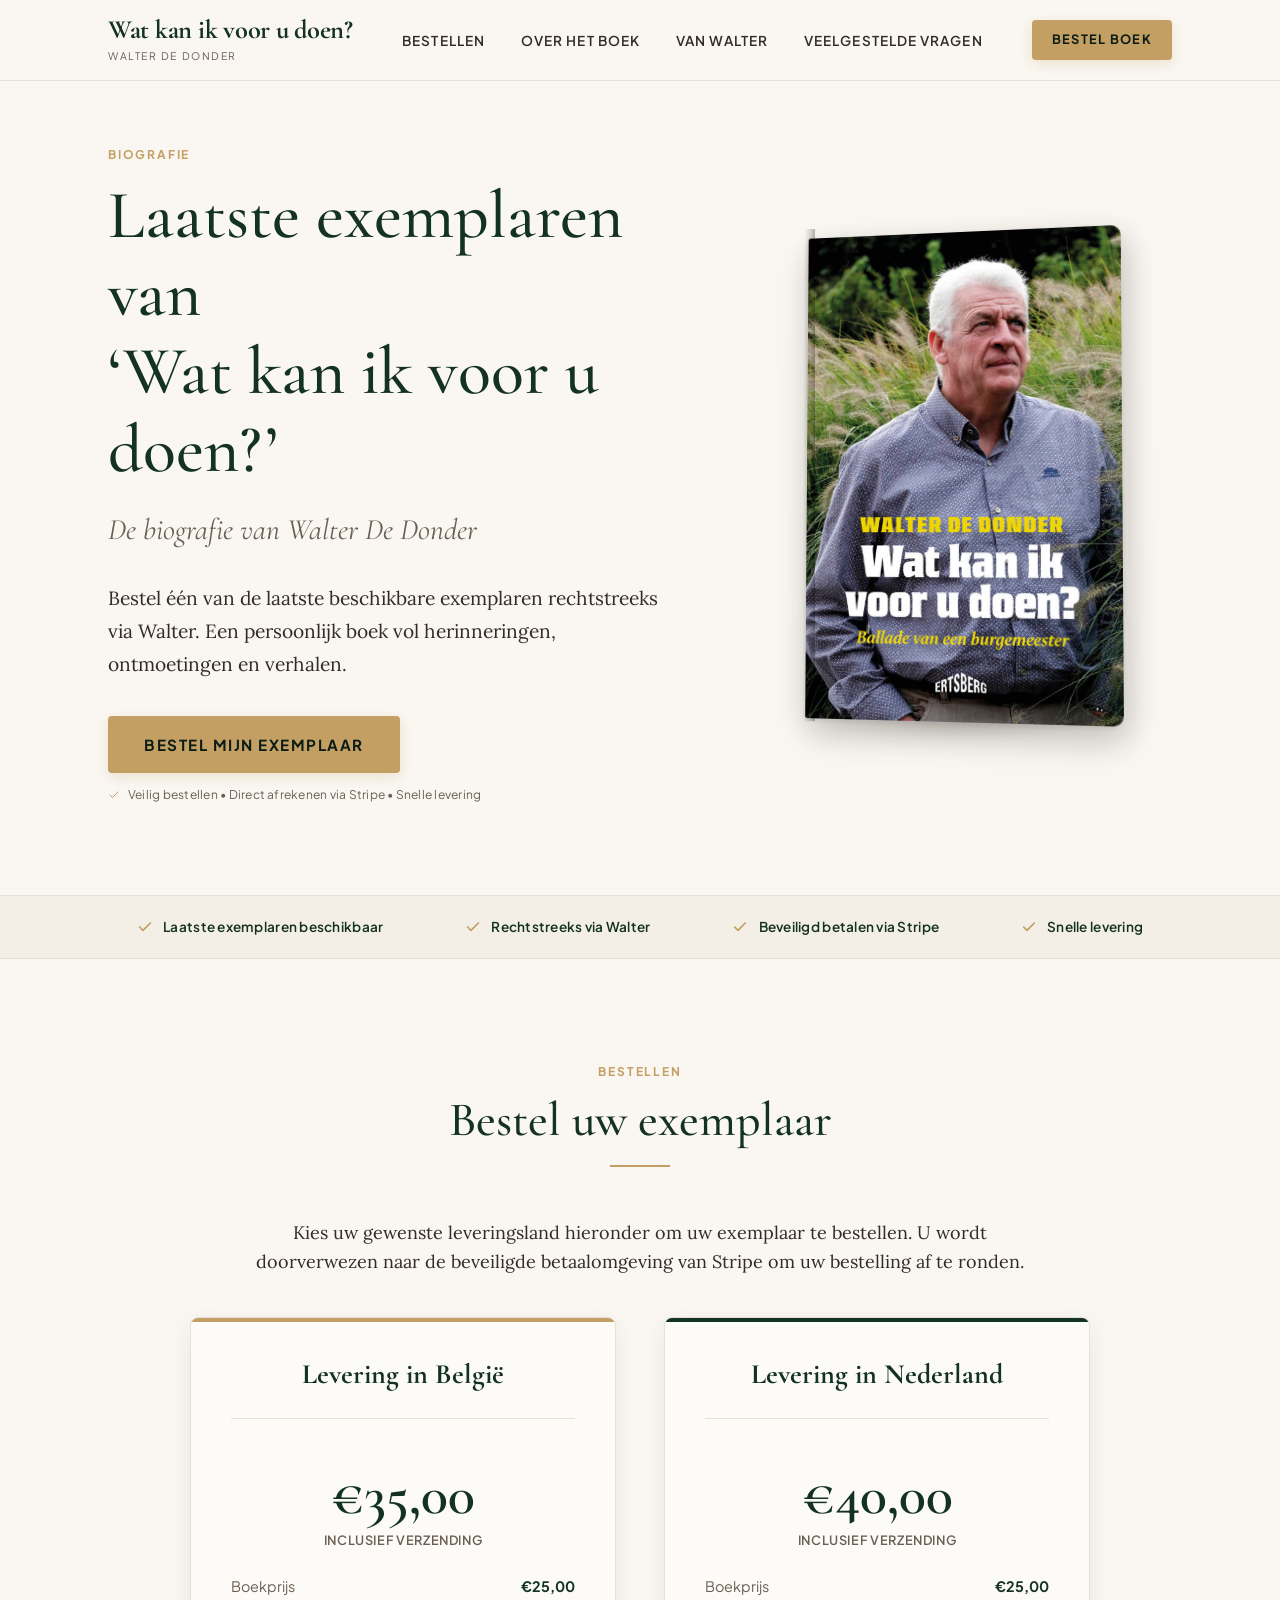
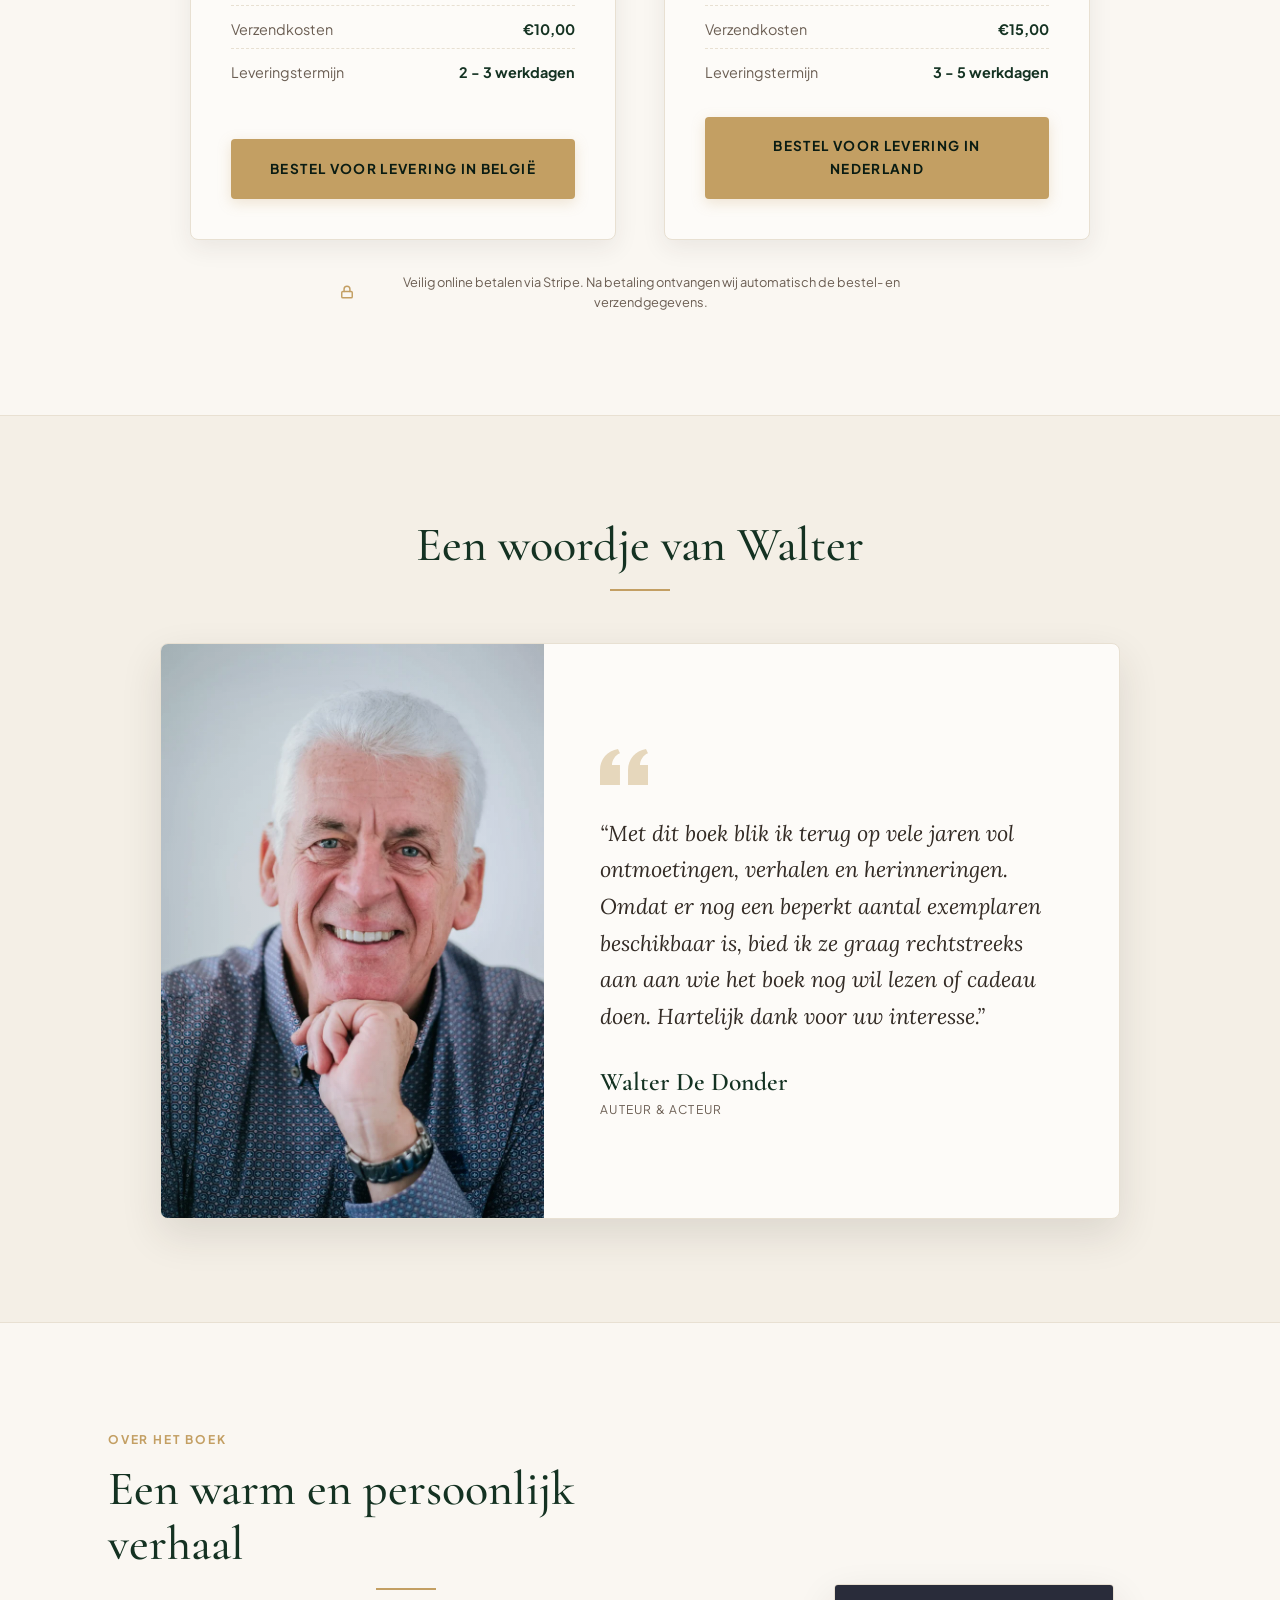
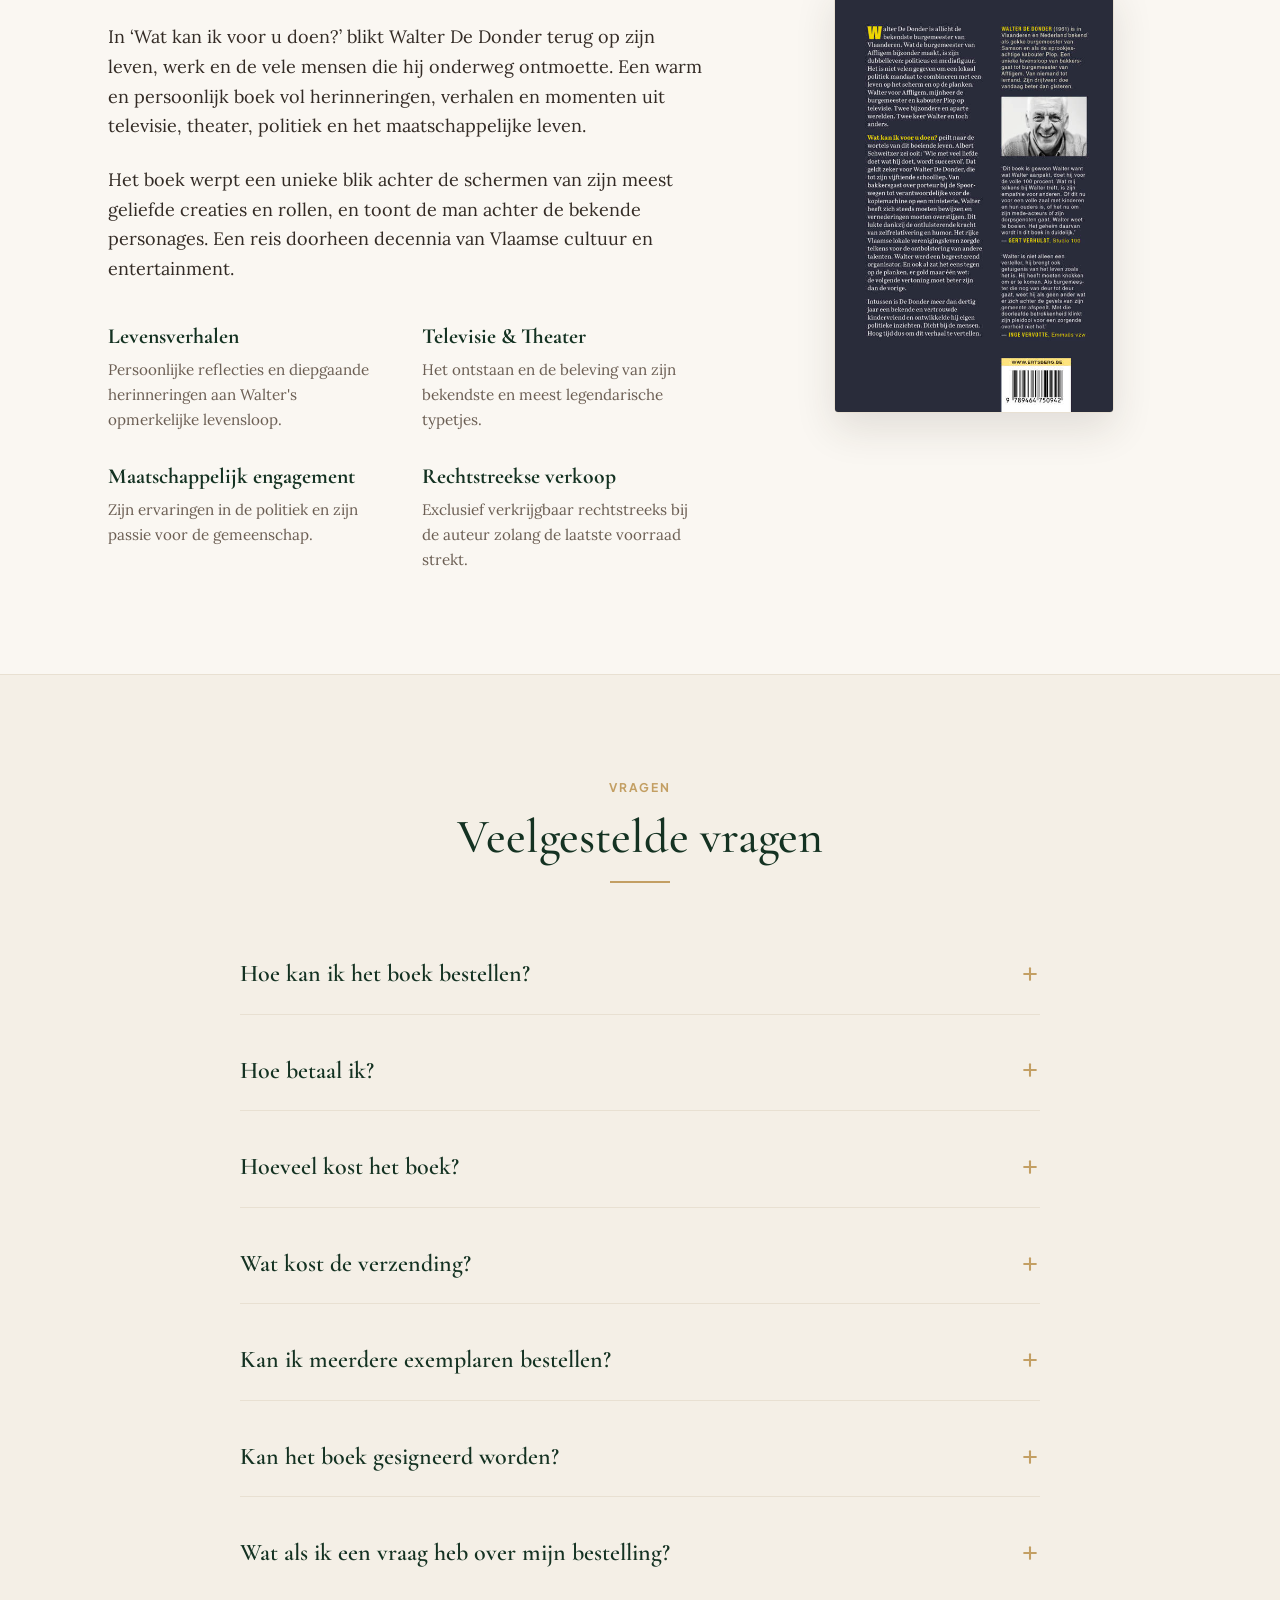
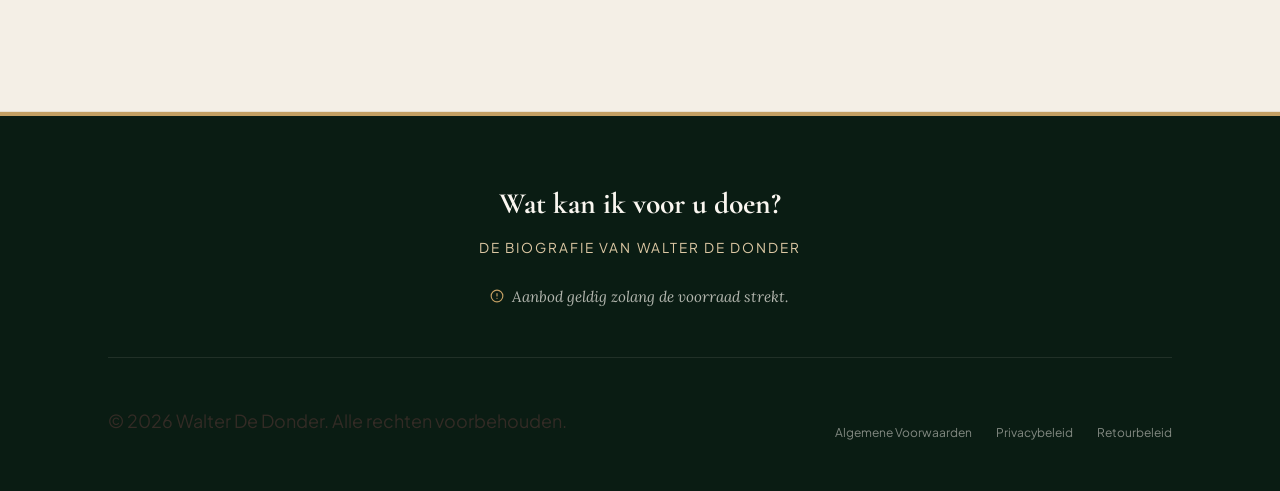
<file: index.html>
<!DOCTYPE html>
<html lang="nl">
<head>
  <meta charset="UTF-8">
  <meta name="viewport" content="width=device-width, initial-scale=1.0">
  <meta name="description" content="Bestel de officiële biografie van Walter De Donder rechtstreeks. Betaal veilig en snel online via Stripe. Beperkte oplage.">
  <title>Wat kan ik voor u doen? - Biografie Walter De Donder</title>
  
  <!-- Open Graph / Facebook -->
  <meta property="og:type" content="website">
  <meta property="og:url" content="https://watkanikvoorudoen.be/">
  <meta property="og:title" content="Wat kan ik voor u doen? - Biografie Walter De Donder">
  <meta property="og:description" content="Bestel de officiële biografie van Walter De Donder rechtstreeks. Een warm, persoonlijk boek vol verhalen.">
  <meta property="og:image" content="./front-medium-1325464744.jpg">

  <!-- Twitter -->
  <meta property="twitter:card" content="summary_large_image">
  <meta property="twitter:title" content="Wat kan ik voor u doen? - Biografie Walter De Donder">
  <meta property="twitter:description" content="Bestel de officiële biografie van Walter De Donder rechtstreeks. Een warm, persoonlijk boek vol verhalen.">
  <meta property="twitter:image" content="./front-medium-1325464744.jpg">

  <link rel="icon" type="image/png" href="favicon.png">
  <link rel="stylesheet" href="styles.css">
</head>
<body>

  <!-- 1. Header Section -->
  <header class="header-wrapper">
    <div class="container header-container">
      <a href="#" class="logo-link" aria-label="Homepagina">
        <span class="logo-title">Wat kan ik voor u doen?</span>
        <span class="logo-subtitle">Walter De Donder</span>
      </a>
      
      <nav aria-label="Hoofdnavigatie">
        <ul class="nav-links">
          <li><a href="#bestellen" class="nav-link">Bestellen</a></li>
          <li><a href="#over-het-boek" class="nav-link">Over het boek</a></li>
          <li><a href="#woord-van-walter" class="nav-link">Van Walter</a></li>
          <li><a href="#faq" class="nav-link">Veelgestelde vragen</a></li>
        </ul>
      </nav>

      <div class="header-actions">
        <a href="#bestellen" class="btn-gold btn-small">Bestel Boek</a>
        <button class="mobile-nav-toggle" aria-label="Open menu" aria-expanded="false">
          <!-- Hamburger icon -->
          <svg viewBox="0 0 24 24" fill="none" stroke="currentColor" stroke-width="2" stroke-linecap="round" stroke-linejoin="round">
            <line x1="3" y1="12" x2="21" y2="12"></line>
            <line x1="3" y1="6" x2="21" y2="6"></line>
            <line x1="3" y1="18" x2="21" y2="18"></line>
          </svg>
        </button>
      </div>
    </div>
  </header>

  <main>
    <!-- 2. Hero Section -->
    <section class="section hero-section">
      <div class="container hero-grid">
        <div class="hero-content">
          <span class="uppercase-badge">Biografie</span>
          <h1 class="hero-title">Laatste exemplaren van <br><span class="text-green">‘Wat kan ik voor u doen?’</span></h1>
          <p class="hero-subtitle">De biografie van Walter De Donder</p>
          <p class="hero-text">
            Bestel één van de laatste beschikbare exemplaren rechtstreeks via Walter. Een persoonlijk boek vol herinneringen, ontmoetingen en verhalen.
          </p>
          <div class="hero-cta-group">
            <a href="#bestellen" class="btn-gold">Bestel mijn exemplaar</a>
            <div class="hero-small-print">
              <!-- Checkmark Icon -->
              <svg width="12" height="12" viewBox="0 0 24 24" fill="none" stroke="currentColor" stroke-width="2" stroke-linecap="round" stroke-linejoin="round" style="color: var(--gold-primary);">
                <polyline points="20 6 9 17 4 12"></polyline>
              </svg>
              <span>Veilig bestellen • Direct afrekenen via Stripe • Snelle levering</span>
            </div>
          </div>
        </div>
        
        <div class="hero-visual">
          <div class="book-mockup-wrapper">
            <div class="book-spine-effect"></div>
            <img src="./front-medium-1325464744.jpg" alt="Voorkant van het boek 'Wat kan ik voor u doen?' door Walter De Donder" class="book-3d" loading="eager">
            <div class="book-shadow"></div>
          </div>
        </div>
      </div>
    </section>

    <!-- 3. Compact Trust Bar -->
    <section class="trust-bar" aria-label="Voordelen">
      <div class="container trust-bar-container">
        <div class="trust-item">
          <svg class="trust-icon" viewBox="0 0 24 24" fill="none" stroke="currentColor" stroke-width="2.5" stroke-linecap="round" stroke-linejoin="round">
            <polyline points="20 6 9 17 4 12"></polyline>
          </svg>
          <span>Laatste exemplaren beschikbaar</span>
        </div>
        <div class="trust-item">
          <svg class="trust-icon" viewBox="0 0 24 24" fill="none" stroke="currentColor" stroke-width="2.5" stroke-linecap="round" stroke-linejoin="round">
            <polyline points="20 6 9 17 4 12"></polyline>
          </svg>
          <span>Rechtstreeks via Walter</span>
        </div>
        <div class="trust-item">
          <svg class="trust-icon" viewBox="0 0 24 24" fill="none" stroke="currentColor" stroke-width="2.5" stroke-linecap="round" stroke-linejoin="round">
            <polyline points="20 6 9 17 4 12"></polyline>
          </svg>
          <span>Beveiligd betalen via Stripe</span>
        </div>
        <div class="trust-item">
          <svg class="trust-icon" viewBox="0 0 24 24" fill="none" stroke="currentColor" stroke-width="2.5" stroke-linecap="round" stroke-linejoin="round">
            <polyline points="20 6 9 17 4 12"></polyline>
          </svg>
          <span>Snelle levering</span>
        </div>
      </div>
    </section>

    <!-- 4. Order Section -->
    <section id="bestellen" class="section">
      <div class="container">
        <span class="uppercase-badge" style="display: block; text-align: center;">Bestellen</span>
        <h2 class="section-title">Bestel uw exemplaar</h2>
        
        <div class="order-intro-box" style="max-width: 800px; margin: 0 auto 1.5rem auto; text-align: center;">
          <p class="order-intro-text">
            Kies uw gewenste leveringsland hieronder om uw exemplaar te bestellen. U wordt doorverwezen naar de beveiligde betaalomgeving van Stripe om uw bestelling af te ronden.
          </p>
        </div>

        <!-- Stripe Options Grid -->
        <div class="stripe-options-grid">
          
          <!-- Card 1: Belgium -->
          <div class="stripe-card belgium">
            <div class="stripe-card-header">
              <h3 class="stripe-card-title">Levering in België</h3>
            </div>
            
            <div class="stripe-price-container">
              <span class="stripe-price-amount">€35,00</span>
              <span class="stripe-price-label">Inclusief verzending</span>
            </div>
            
            <ul class="stripe-details-list">
              <li class="stripe-detail-item">
                <span class="stripe-detail-label">Boekprijs</span>
                <span class="stripe-detail-val">€25,00</span>
              </li>
              <li class="stripe-detail-item">
                <span class="stripe-detail-label">Verzendkosten</span>
                <span class="stripe-detail-val">€10,00</span>
              </li>
              <li class="stripe-detail-item">
                <span class="stripe-detail-label">Leveringstermijn</span>
                <span class="stripe-detail-val">2 - 3 werkdagen</span>
              </li>
            </ul>
            
            <a href="https://buy.stripe.com/8x228l8Yf2eccjp0uHenS08" class="btn-gold" target="_blank" rel="noopener noreferrer">
              Bestel voor levering in België
            </a>
          </div>

          <!-- Card 2: Netherlands -->
          <div class="stripe-card netherlands">
            <div class="stripe-card-header">
              <h3 class="stripe-card-title">Levering in Nederland</h3>
            </div>
            
            <div class="stripe-price-container">
              <span class="stripe-price-amount">€40,00</span>
              <span class="stripe-price-label">Inclusief verzending</span>
            </div>
            
            <ul class="stripe-details-list">
              <li class="stripe-detail-item">
                <span class="stripe-detail-label">Boekprijs</span>
                <span class="stripe-detail-val">€25,00</span>
              </li>
              <li class="stripe-detail-item">
                <span class="stripe-detail-label">Verzendkosten</span>
                <span class="stripe-detail-val">€15,00</span>
              </li>
              <li class="stripe-detail-item">
                <span class="stripe-detail-label">Leveringstermijn</span>
                <span class="stripe-detail-val">3 - 5 werkdagen</span>
              </li>
            </ul>
            
            <a href="https://buy.stripe.com/6oUaER6Q7g520AHelxenS09" class="btn-gold" target="_blank" rel="noopener noreferrer">
              Bestel voor levering in Nederland
            </a>
          </div>

        </div>

        <!-- Stripe Trust Note -->
        <p class="stripe-trust-note">
          <svg width="14" height="14" viewBox="0 0 24 24" fill="none" stroke="currentColor" stroke-width="2.5" stroke-linecap="round" stroke-linejoin="round">
            <rect x="3" y="11" width="18" height="11" rx="2" ry="2"></rect>
            <path d="M7 11V7a5 5 0 0 1 10 0v4"></path>
          </svg>
          <span>Veilig online betalen via Stripe. Na betaling ontvangen wij automatisch de bestel- en verzendgegevens.</span>
        </p>

      </div>
    </section>

    <!-- 5. Personal Section (Quote Card) -->
    <section id="woord-van-walter" class="section section-cream-card">
      <div class="container">
        <h2 class="section-title">Een woordje van Walter</h2>
        <div class="personal-card">
          <div class="personal-grid">
            <div class="personal-photo-wrapper">
              <img src="./Walter-De-Donder-kleur-DSCF4518-2.webp" alt="Walter De Donder glimlachend" class="personal-photo" loading="lazy">
              <div class="personal-photo-overlay"></div>
            </div>
            <div class="personal-quote-content">
              <svg class="quote-svg" viewBox="0 0 24 24" fill="currentColor">
                <path d="M14.017 21v-7.391c0-5.704 3.731-9.57 8.983-10.609l.995 2.151c-2.432.917-3.995 3.638-3.995 5.849h4v10h-9.983zm-14.017 0v-7.391c0-5.704 3.748-9.57 9-10.609l.996 2.151c-2.433.917-3.996 3.638-3.996 5.849h3.983v10h-9.983z"/>
              </svg>
              <blockquote>
                <p class="quote-text">
                  “Met dit boek blik ik terug op vele jaren vol ontmoetingen, verhalen en herinneringen. Omdat er nog een beperkt aantal exemplaren beschikbaar is, bied ik ze graag rechtstreeks aan aan wie het boek nog wil lezen of cadeau doen. Hartelijk dank voor uw interesse.”
                </p>
                <footer class="quote-signature-wrapper">
                  <span class="signature-name">Walter De Donder</span>
                  <span class="signature-title">Auteur & Acteur</span>
                </footer>
              </blockquote>
            </div>
          </div>
        </div>
      </div>
    </section>

    <!-- 6. About the Book Section -->
    <section id="over-het-boek" class="section">
      <div class="container about-grid">
        <div>
          <span class="uppercase-badge">Over het boek</span>
          <h2 class="section-title" style="text-align: left; margin-bottom: 2rem;">Een warm en persoonlijk verhaal</h2>
          <p>
            In ‘Wat kan ik voor u doen?’ blikt Walter De Donder terug op zijn leven, werk en de vele mensen die hij onderweg ontmoette. Een warm en persoonlijk boek vol herinneringen, verhalen en momenten uit televisie, theater, politiek en het maatschappelijke leven.
          </p>
          <p>
            Het boek werpt een unieke blik achter de schermen van zijn meest geliefde creaties en rollen, en toont de man achter de bekende personages. Een reis doorheen decennia van Vlaamse cultuur en entertainment.
          </p>
          
          <div class="about-features-container">
            <div class="about-feature">
              <h4>Levensverhalen</h4>
              <p>Persoonlijke reflecties en diepgaande herinneringen aan Walter's opmerkelijke levensloop.</p>
            </div>
            <div class="about-feature">
              <h4>Televisie & Theater</h4>
              <p>Het ontstaan en de beleving van zijn bekendste en meest legendarische typetjes.</p>
            </div>
            <div class="about-feature">
              <h4>Maatschappelijk engagement</h4>
              <p>Zijn ervaringen in de politiek en zijn passie voor de gemeenschap.</p>
            </div>
            <div class="about-feature">
              <h4>Rechtstreekse verkoop</h4>
              <p>Exclusief verkrijgbaar rechtstreeks bij de auteur zolang de laatste voorraad strekt.</p>
            </div>
          </div>
        </div>
        
        <div class="about-visual">
          <img src="./back-medium-2609818483.jpg" alt="Achterkant van het boek 'Wat kan ik voor u doen?' met korte samenvatting" class="book-back-mockup" loading="lazy">
        </div>
      </div>
    </section>

    <!-- 7. FAQ Section -->
    <section id="faq" class="section section-cream-card">
      <div class="container">
        <span class="uppercase-badge" style="display: block; text-align: center;">Vragen</span>
        <h2 class="section-title">Veelgestelde vragen</h2>
        
        <div class="faq-container">
          
          <div class="faq-accordion">
            <details class="faq-item">
              <summary class="faq-question">
                <span>Hoe kan ik het boek bestellen?</span>
                <svg class="faq-question-icon" viewBox="0 0 24 24" fill="none" stroke="currentColor" stroke-width="2.5" stroke-linecap="round" stroke-linejoin="round">
                  <line x1="12" y1="5" x2="12" y2="19"></line>
                  <line x1="5" y1="12" x2="19" y2="12"></line>
                </svg>
              </summary>
              <div class="faq-answer">
                <p>Kies België of Nederland in het bestelgedeelte en betaal veilig en snel online via de beveiligde checkout van Stripe.</p>
              </div>
            </details>
          </div>

          <div class="faq-accordion">
            <details class="faq-item">
              <summary class="faq-question">
                <span>Hoe betaal ik?</span>
                <svg class="faq-question-icon" viewBox="0 0 24 24" fill="none" stroke="currentColor" stroke-width="2.5" stroke-linecap="round" stroke-linejoin="round">
                  <line x1="12" y1="5" x2="12" y2="19"></line>
                  <line x1="5" y1="12" x2="19" y2="12"></line>
                </svg>
              </summary>
              <div class="faq-answer">
                <p>Je betaalt online via de beveiligde betaalpagina van Stripe met uw vertrouwde betaalmethode (Bancontact, iDEAL of creditcard).</p>
              </div>
            </details>
          </div>

          <div class="faq-accordion">
            <details class="faq-item">
              <summary class="faq-question">
                <span>Hoeveel kost het boek?</span>
                <svg class="faq-question-icon" viewBox="0 0 24 24" fill="none" stroke="currentColor" stroke-width="2.5" stroke-linecap="round" stroke-linejoin="round">
                  <line x1="12" y1="5" x2="12" y2="19"></line>
                  <line x1="5" y1="12" x2="19" y2="12"></line>
                </svg>
              </summary>
              <div class="faq-answer">
                <p>Het boek zelf kost €25,00. Met verzending erbij betaalt u een vast totaalbedrag van €35,00 voor levering in België, of €40,00 voor levering in Nederland.</p>
              </div>
            </details>
          </div>

          <div class="faq-accordion">
            <details class="faq-item">
              <summary class="faq-question">
                <span>Wat kost de verzending?</span>
                <svg class="faq-question-icon" viewBox="0 0 24 24" fill="none" stroke="currentColor" stroke-width="2.5" stroke-linecap="round" stroke-linejoin="round">
                  <line x1="12" y1="5" x2="12" y2="19"></line>
                  <line x1="5" y1="12" x2="19" y2="12"></line>
                </svg>
              </summary>
              <div class="faq-answer">
                <p>Levering in België is inbegrepen in het totaal van €35,00. Levering in Nederland is inbegrepen in het totaal van €40,00.</p>
              </div>
            </details>
          </div>

          <div class="faq-accordion">
            <details class="faq-item">
              <summary class="faq-question">
                <span>Kan ik meerdere exemplaren bestellen?</span>
                <svg class="faq-question-icon" viewBox="0 0 24 24" fill="none" stroke="currentColor" stroke-width="2.5" stroke-linecap="round" stroke-linejoin="round">
                  <line x1="12" y1="5" x2="12" y2="19"></line>
                  <line x1="5" y1="12" x2="19" y2="12"></line>
                </svg>
              </summary>
              <div class="faq-answer">
                <p>Ja. U kunt het aantal boeken eenvoudig aanpassen op de beveiligde checkout-pagina van Stripe voordat u afrekent.</p>
              </div>
            </details>
          </div>

          <div class="faq-accordion">
            <details class="faq-item">
              <summary class="faq-question">
                <span>Kan het boek gesigneerd worden?</span>
                <svg class="faq-question-icon" viewBox="0 0 24 24" fill="none" stroke="currentColor" stroke-width="2.5" stroke-linecap="round" stroke-linejoin="round">
                  <line x1="12" y1="5" x2="12" y2="19"></line>
                  <line x1="5" y1="12" x2="19" y2="12"></line>
                </svg>
              </summary>
              <div class="faq-answer">
                <p>Indien u een gesigneerd exemplaar of een specifieke boodschap wenst, kunt u dit na betaling per e-mail aan ons doorgeven (de contactgegevens vindt u op uw betaalbevestiging).</p>
              </div>
            </details>
          </div>

          <div class="faq-accordion">
            <details class="faq-item">
              <summary class="faq-question">
                <span>Wat als ik een vraag heb over mijn bestelling?</span>
                <svg class="faq-question-icon" viewBox="0 0 24 24" fill="none" stroke="currentColor" stroke-width="2.5" stroke-linecap="round" stroke-linejoin="round">
                  <line x1="12" y1="5" x2="12" y2="19"></line>
                  <line x1="5" y1="12" x2="19" y2="12"></line>
                </svg>
              </summary>
              <div class="faq-answer">
                <p>U kunt na uw betaling reageren op de bevestigingsmail die u van Stripe ontvangt, of contact opnemen via de gegevens op uw betaalbewijs. Wij helpen u graag verder.</p>
              </div>
            </details>
          </div>

        </div>
      </div>
    </section>
  </main>

  <!-- 8. Footer Section -->
  <footer class="footer">
    <div class="container">
      <div class="footer-top">
        <div class="footer-brand">
          <span class="footer-logo">Wat kan ik voor u doen?</span>
          <span class="footer-tagline">De biografie van Walter De Donder</span>
          <p class="footer-stock-note">
            <svg width="14" height="14" viewBox="0 0 24 24" fill="none" stroke="currentColor" stroke-width="2" stroke-linecap="round" stroke-linejoin="round" style="color: var(--gold-primary);">
              <circle cx="12" cy="12" r="10"></circle>
              <line x1="12" y1="8" x2="12" y2="12"></line>
              <line x1="12" y1="16" x2="12.01" y2="16"></line>
            </svg>
            <span>Aanbod geldig zolang de voorraad strekt.</span>
          </p>
        </div>
        <!-- E-mail en contact support verwijderd op verzoek -->
      </div>
      
      <div class="footer-bottom">
        <p>&copy; 2026 Walter De Donder. Alle rechten voorbehouden.</p>
        <ul class="footer-links">
          <li><a href="#" class="footer-link">Algemene Voorwaarden</a></li>
          <li><a href="#" class="footer-link">Privacybeleid</a></li>
          <li><a href="#" class="footer-link">Retourbeleid</a></li>
        </ul>
      </div>
    </div>
  </footer>

  <!-- Simple Mobile Nav Script -->
  <script>
    document.addEventListener('DOMContentLoaded', () => {
      const toggle = document.querySelector('.mobile-nav-toggle');
      const navLinks = document.querySelector('.nav-links');

      if (toggle && navLinks) {
        toggle.addEventListener('click', () => {
          const expanded = toggle.getAttribute('aria-expanded') === 'true';
          toggle.setAttribute('aria-expanded', !expanded);
          
          if (!expanded) {
            navLinks.style.display = 'flex';
            navLinks.style.flexDirection = 'column';
            navLinks.style.position = 'absolute';
            navLinks.style.top = '80px';
            navLinks.style.left = '0';
            navLinks.style.right = '0';
            navLinks.style.backgroundColor = '#FAF7F2';
            navLinks.style.borderBottom = '1px solid var(--border-soft)';
            navLinks.style.padding = '1.5rem';
            navLinks.style.gap = '1.25rem';
          } else {
            navLinks.style.display = '';
          }
        });

        // Close mobile nav when clicking a link
        navLinks.addEventListener('click', (e) => {
          if (e.target.classList.contains('nav-link')) {
            toggle.setAttribute('aria-expanded', 'false');
            if (window.innerWidth < 768) {
              navLinks.style.display = '';
            }
          }
        });

        // Handle resize reset
        window.addEventListener('resize', () => {
          if (window.innerWidth >= 768) {
            navLinks.style.display = '';
            toggle.setAttribute('aria-expanded', 'false');
          }
        });
      }
    });
  </script>

</body>
</html>
</file>
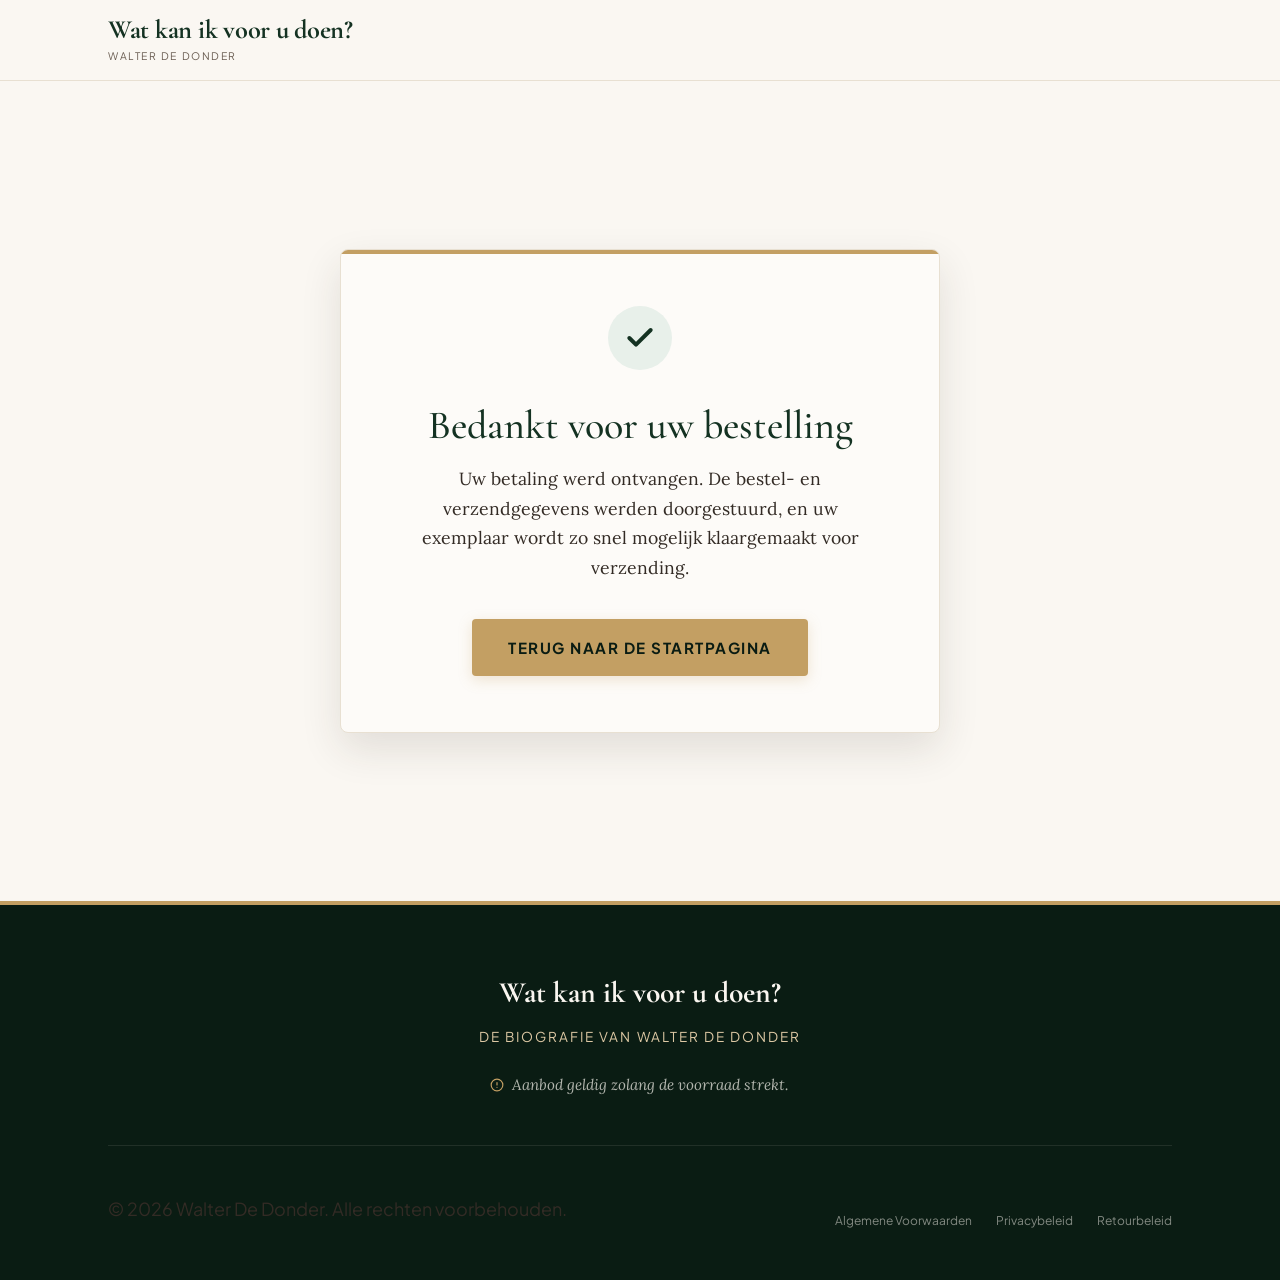
<file: bedankt.html>
<!DOCTYPE html>
<html lang="nl">
<head>
  <meta charset="UTF-8">
  <meta name="viewport" content="width=device-width, initial-scale=1.0">
  <meta name="description" content="Bedankt voor uw bestelling van de biografie van Walter De Donder.">
  <title>Bedankt voor uw bestelling - Walter De Donder</title>
  <link rel="icon" type="image/png" href="favicon.png">
  <link rel="stylesheet" href="styles.css">
</head>
<body>

  <!-- Minimal Header matching the main site (no anchor links to prevent dead links on thank-you page) -->
  <header class="header-wrapper">
    <div class="container header-container">
      <a href="index.html" class="logo-link" aria-label="Homepagina">
        <span class="logo-title">Wat kan ik voor u doen?</span>
        <span class="logo-subtitle">Walter De Donder</span>
      </a>
    </div>
  </header>

  <main>
    <section class="thankyou-wrapper">
      <div class="thankyou-card">
        <div class="thankyou-success-icon">
          <!-- Checkmark SVG Icon -->
          <svg viewBox="0 0 24 24" fill="none" stroke="currentColor" stroke-width="3" stroke-linecap="round" stroke-linejoin="round">
            <polyline points="20 6 9 17 4 12"></polyline>
          </svg>
        </div>
        
        <h1 class="thankyou-title text-green">Bedankt voor uw bestelling</h1>
        <p class="thankyou-text">
          Uw betaling werd ontvangen. De bestel- en verzendgegevens werden doorgestuurd, en uw exemplaar wordt zo snel mogelijk klaargemaakt voor verzending.
        </p>
        
        <a href="index.html" class="btn-gold">
          Terug naar de startpagina
        </a>
      </div>
    </section>
  </main>

  <!-- Footer Section -->
  <footer class="footer">
    <div class="container">
      <div class="footer-top">
        <div class="footer-brand">
          <span class="footer-logo">Wat kan ik voor u doen?</span>
          <span class="footer-tagline">De biografie van Walter De Donder</span>
          <p class="footer-stock-note">
            <svg width="14" height="14" viewBox="0 0 24 24" fill="none" stroke="currentColor" stroke-width="2" stroke-linecap="round" stroke-linejoin="round" style="color: var(--gold-primary);">
              <circle cx="12" cy="12" r="10"></circle>
              <line x1="12" y1="8" x2="12" y2="12"></line>
              <line x1="12" y1="16" x2="12.01" y2="16"></line>
            </svg>
            <span>Aanbod geldig zolang de voorraad strekt.</span>
          </p>
        </div>
        <!-- E-mail en contact support verwijderd op verzoek -->
      </div>
      
      <div class="footer-bottom">
        <p>&copy; 2026 Walter De Donder. Alle rechten voorbehouden.</p>
        <ul class="footer-links">
          <li><a href="index.html" class="footer-link">Algemene Voorwaarden</a></li>
          <li><a href="index.html" class="footer-link">Privacybeleid</a></li>
          <li><a href="index.html" class="footer-link">Retourbeleid</a></li>
        </ul>
      </div>
    </div>
  </footer>

</body>
</html>
</file>
<file: styles.css>
/* -------------------------------------------------------------
   Wat kan ik voor u doen? - Official Book Landing Page Stylesheet
   Premium, classic Flemish aesthetic. Warm, elegant and trustworthy.
   ------------------------------------------------------------- */

/* Import Google Fonts */
@import url('https://fonts.googleapis.com/css2?family=Cormorant+Garamond:ital,wght@0,300;0,400;0,500;0,600;0,700;1,300;1,400;1,500&family=Lora:ital,wght@0,400;0,500;0,600;0,700;1,400&family=Plus+Jakarta+Sans:wght@400;500;600;700&display=swap');

/* CSS Variables for Premium Design System */
:root {
  /* Color Palette */
  --bg-cream: #FAF7F2;          /* Soft paper cream background */
  --bg-cream-card: #F4EFE6;     /* Slightly darker cream for cards/sections */
  --bg-cream-light: #FDFBF8;    /* Bright warm white for contrast elements */
  
  --fg-deep-green: #143222;     /* Rich Flemish forest green for primary headings */
  --fg-deep-green-dark: #0A1C13;
  --text-main: #332B25;         /* Soft warm charcoal/brown for high readability */
  --text-muted: #6B5E53;        /* Muted warm grey-brown for secondary details */
  
  --gold-primary: #C39F63;      /* Premium matte gold for CTA buttons and badges */
  --gold-hover: #AF8B51;        /* Darker gold for interactive states */
  --gold-light: #F6EFE0;        /* Light gold tint for backgrounds */
  --gold-border: #DDC8A4;       /* Subtle golden lines */
  
  --border-soft: #E8E0D2;       /* Warm soft borders */
  
  /* Fonts */
  --font-title: 'Cormorant Garamond', Georgia, serif;
  --font-narrative: 'Lora', Georgia, serif;
  --font-ui: 'Plus Jakarta Sans', system-ui, -apple-system, BlinkMacSystemFont, sans-serif;
  
  /* Shadows */
  --shadow-warm-sm: 0 2px 8px rgba(51, 43, 37, 0.05);
  --shadow-warm-md: 0 8px 24px rgba(51, 43, 37, 0.08);
  --shadow-warm-lg: 0 16px 40px rgba(51, 43, 37, 0.12);
  --shadow-gold: 0 4px 14px rgba(195, 159, 99, 0.25);
  
  /* Transitions */
  --transition-smooth: all 0.3s cubic-bezier(0.25, 0.8, 0.25, 1);
  --transition-fast: all 0.15s ease;
  
  /* Layout Spacing */
  --container-width: 1160px;
}

/* Base Styles & Resets */
*, *::before, *::after {
  box-sizing: border-box;
  margin: 0;
  padding: 0;
}

html {
  scroll-behavior: smooth;
  -webkit-font-smoothing: antialiased;
  -moz-osx-font-smoothing: grayscale;
  background-color: var(--bg-cream);
  color: var(--text-main);
  font-family: var(--font-narrative);
  font-size: 16px;
  line-height: 1.65;
}

body {
  min-height: 100vh;
  overflow-x: hidden;
}

/* Accessibility: Focus outlines */
a:focus-visible, button:focus-visible, summary:focus-visible {
  outline: 2px solid var(--fg-deep-green);
  outline-offset: 4px;
}

/* Typography Utilities */
h1, h2, h3, h4 {
  font-family: var(--font-title);
  color: var(--fg-deep-green);
  font-weight: 600;
  line-height: 1.15;
}

h1 {
  font-size: clamp(2.5rem, 6.5vw, 4.25rem);
  font-weight: 500;
}

h2 {
  font-size: clamp(2rem, 4.5vw, 3rem);
  font-weight: 500;
  text-align: center;
  position: relative;
  margin-bottom: clamp(2rem, 4vw, 3.5rem);
}

h2.section-title::after {
  content: '';
  display: block;
  width: 60px;
  height: 2px;
  background-color: var(--gold-primary);
  margin: 1rem auto 0 auto;
}

h3 {
  font-size: clamp(1.5rem, 3vw, 2rem);
  font-weight: 600;
}

p {
  font-size: clamp(1rem, 2vw, 1.125rem);
  color: var(--text-main);
  margin-bottom: 1.5rem;
}

p.lead {
  font-size: clamp(1.125rem, 2.5vw, 1.35rem);
  color: var(--text-muted);
  font-family: var(--font-narrative);
  font-style: italic;
  line-height: 1.6;
}

p:last-child {
  margin-bottom: 0;
}

.text-accent {
  color: var(--gold-primary);
  font-weight: 600;
}

.text-green {
  color: var(--fg-deep-green);
}

.uppercase-badge {
  font-family: var(--font-ui);
  font-size: 0.75rem;
  letter-spacing: 0.15em;
  text-transform: uppercase;
  color: var(--gold-primary);
  font-weight: 700;
  display: inline-block;
  margin-bottom: 0.75rem;
}

/* Button & Link UI Components */
.btn-gold {
  display: inline-flex;
  align-items: center;
  justify-content: center;
  background: var(--gold-primary);
  color: var(--fg-deep-green-dark);
  font-family: var(--font-ui);
  font-size: 0.95rem;
  font-weight: 700;
  text-transform: uppercase;
  letter-spacing: 0.1em;
  padding: 1rem 2.25rem;
  border: none;
  border-radius: 4px;
  cursor: pointer;
  text-decoration: none;
  box-shadow: var(--shadow-gold);
  transition: var(--transition-smooth);
  position: relative;
  overflow: hidden;
  text-align: center;
}

.btn-gold:hover {
  background: var(--gold-hover);
  color: #fff;
  transform: translateY(-2px);
  box-shadow: 0 6px 20px rgba(195, 159, 99, 0.4);
}

.btn-gold:active {
  transform: translateY(0);
}

.btn-small {
  padding: 0.6rem 1.25rem;
  font-size: 0.8rem;
}

/* Shared Structures */
.container {
  max-width: var(--container-width);
  margin-left: auto;
  margin-right: auto;
  padding-left: clamp(1.25rem, 5vw, 3rem);
  padding-right: clamp(1.25rem, 5vw, 3rem);
  width: 100%;
}

.section {
  padding-top: clamp(3.5rem, 8vw, 7rem);
  padding-bottom: clamp(3.5rem, 8vw, 7rem);
  position: relative;
}

.section-cream-card {
  background-color: var(--bg-cream-card);
  border-top: 1px solid var(--border-soft);
  border-bottom: 1px solid var(--border-soft);
}

/* 1. Header Styles */
.header-wrapper {
  position: sticky;
  top: 0;
  z-index: 100;
  background-color: rgba(250, 247, 242, 0.95);
  backdrop-filter: blur(10px);
  border-bottom: 1px solid var(--border-soft);
  transition: var(--transition-smooth);
}

.header-container {
  display: flex;
  align-items: center;
  justify-content: space-between;
  height: 80px;
}

.logo-link {
  text-decoration: none;
  display: flex;
  flex-direction: column;
}

.logo-title {
  font-family: var(--font-title);
  font-size: 1.65rem;
  color: var(--fg-deep-green);
  font-weight: 700;
  letter-spacing: -0.01em;
  line-height: 1.1;
}

.logo-subtitle {
  font-family: var(--font-ui);
  font-size: 0.65rem;
  color: var(--text-muted);
  text-transform: uppercase;
  letter-spacing: 0.15em;
  margin-top: 2px;
}

.nav-links {
  display: flex;
  list-style: none;
  gap: 2.25rem;
  align-items: center;
}

.nav-link {
  font-family: var(--font-ui);
  font-size: 0.85rem;
  font-weight: 600;
  text-transform: uppercase;
  letter-spacing: 0.08em;
  color: var(--text-main);
  text-decoration: none;
  transition: var(--transition-fast);
  position: relative;
  padding: 0.5rem 0;
}

.nav-link::after {
  content: '';
  position: absolute;
  bottom: 0;
  left: 0;
  width: 0;
  height: 2px;
  background-color: var(--gold-primary);
  transition: var(--transition-smooth);
}

.nav-link:hover {
  color: var(--fg-deep-green);
}

.nav-link:hover::after {
  width: 100%;
}

.header-actions {
  display: flex;
  align-items: center;
}

/* Mobile Nav Toggle */
.mobile-nav-toggle {
  display: none;
  background: none;
  border: none;
  cursor: pointer;
  padding: 0.5rem;
}

.mobile-nav-toggle svg {
  width: 24px;
  height: 24px;
  stroke: var(--fg-deep-green);
}

/* 2. Hero Section */
.hero-section {
  padding-top: clamp(2rem, 5vw, 4rem);
  padding-bottom: clamp(3rem, 7vw, 6rem);
}

.hero-grid {
  display: grid;
  grid-template-columns: 1.15fr 0.85fr;
  gap: clamp(2rem, 6vw, 4.5rem);
  align-items: center;
}

.hero-content {
  display: flex;
  flex-direction: column;
  align-items: flex-start;
}

.hero-title {
  margin-bottom: 1rem;
}

.hero-subtitle {
  font-family: var(--font-title);
  font-size: clamp(1.35rem, 3vw, 1.85rem);
  color: var(--text-muted);
  font-style: italic;
  font-weight: 400;
  margin-bottom: 1.75rem;
}

.hero-text {
  font-size: clamp(1.05rem, 2vw, 1.2rem);
  line-height: 1.7;
  color: var(--text-main);
  margin-bottom: 2.25rem;
}

.hero-cta-group {
  display: flex;
  flex-direction: column;
  align-items: flex-start;
  gap: 0.75rem;
  width: 100%;
}

.hero-small-print {
  font-family: var(--font-ui);
  font-size: 0.75rem;
  color: var(--text-muted);
  letter-spacing: 0.02em;
  display: flex;
  align-items: center;
  gap: 0.5rem;
}

.hero-visual {
  display: flex;
  justify-content: center;
  align-items: center;
  position: relative;
}

/* Premium 3D Book Mockup wrapper */
.book-mockup-wrapper {
  position: relative;
  perspective: 1200px;
  max-width: 320px;
  width: 100%;
}

.book-shadow {
  position: absolute;
  bottom: -15px;
  left: 5%;
  right: 5%;
  height: 30px;
  background: radial-gradient(ellipse at center, rgba(51, 43, 37, 0.25) 0%, rgba(51, 43, 37, 0) 70%);
  filter: blur(8px);
  z-index: 1;
}

.book-3d {
  width: 100%;
  height: auto;
  border-radius: 2px 10px 10px 2px;
  box-shadow: 
    -2px 2px 5px rgba(0, 0, 0, 0.08),
    5px 12px 30px rgba(51, 43, 37, 0.18),
    0px 15px 40px rgba(51, 43, 37, 0.12);
  transform: rotateY(-10deg) rotateX(3deg) rotateZ(-0.5deg);
  transform-style: preserve-3d;
  transition: var(--transition-smooth);
  display: block;
  z-index: 2;
  position: relative;
}

.book-mockup-wrapper:hover .book-3d {
  transform: rotateY(-2deg) rotateX(1.5deg) rotateZ(0deg) translateY(-6px);
  box-shadow: 
    -1px 1px 3px rgba(0, 0, 0, 0.05),
    8px 22px 40px rgba(51, 43, 37, 0.22),
    0px 25px 50px rgba(51, 43, 37, 0.15);
}

.book-spine-effect {
  position: absolute;
  top: 0;
  left: 0;
  width: 14px;
  height: 100%;
  background: linear-gradient(to right, rgba(255,255,255,0.18) 0%, rgba(255,255,255,0) 25%, rgba(0,0,0,0.12) 65%, rgba(0,0,0,0.28) 100%);
  z-index: 3;
  border-radius: 2px 0 0 2px;
}

/* 3. Compact Trust Bar */
.trust-bar {
  background-color: var(--bg-cream-card);
  padding: 1.25rem 0;
  border-top: 1px solid var(--border-soft);
  border-bottom: 1px solid var(--border-soft);
}

.trust-bar-container {
  display: flex;
  flex-wrap: wrap;
  justify-content: space-around;
  gap: 1.5rem;
}

.trust-item {
  display: flex;
  align-items: center;
  gap: 0.65rem;
  font-family: var(--font-ui);
  font-size: 0.85rem;
  font-weight: 600;
  color: var(--fg-deep-green);
  letter-spacing: 0.02em;
}

.trust-icon {
  width: 16px;
  height: 16px;
  color: var(--gold-primary);
  flex-shrink: 0;
}

/* 4. Stripe Checkout Layout */
.stripe-options-grid {
  display: grid;
  grid-template-columns: 1fr 1fr;
  gap: clamp(1.5rem, 4vw, 3rem);
  max-width: 900px;
  margin: 2.5rem auto 2rem auto;
}

.stripe-card {
  background-color: var(--bg-cream-light);
  border: 1px solid var(--border-soft);
  border-radius: 8px;
  padding: clamp(1.5rem, 4vw, 2.5rem);
  box-shadow: var(--shadow-warm-md);
  display: flex;
  flex-direction: column;
  position: relative;
  overflow: hidden;
  transition: var(--transition-smooth);
}

.stripe-card:hover {
  transform: translateY(-4px);
  box-shadow: var(--shadow-warm-lg);
}

.stripe-card::before {
  content: '';
  position: absolute;
  top: 0;
  left: 0;
  right: 0;
  height: 4px;
  background-color: var(--gold-primary);
}

.stripe-card.netherlands::before {
  background-color: var(--fg-deep-green);
}

.stripe-card-header {
  border-bottom: 1px solid var(--border-soft);
  padding-bottom: 1.25rem;
  margin-bottom: 1.5rem;
  text-align: center;
}

.stripe-card-title {
  font-family: var(--font-title);
  font-size: 1.75rem;
  color: var(--fg-deep-green);
  font-weight: 700;
  margin-bottom: 0.5rem;
}

.stripe-price-container {
  display: flex;
  flex-direction: column;
  align-items: center;
  margin: 1.5rem 0;
}

.stripe-price-amount {
  font-family: var(--font-title);
  font-size: clamp(2.75rem, 5vw, 3.5rem);
  font-weight: 600;
  color: var(--fg-deep-green);
  line-height: 1;
}

.stripe-price-label {
  font-family: var(--font-ui);
  font-size: 0.8rem;
  color: var(--text-muted);
  margin-top: 0.4rem;
  text-transform: uppercase;
  letter-spacing: 0.05em;
  font-weight: 600;
}

.stripe-details-list {
  list-style: none;
  margin-bottom: 2rem;
  display: flex;
  flex-direction: column;
  gap: 0.75rem;
}

.stripe-detail-item {
  font-family: var(--font-ui);
  font-size: 0.9rem;
  color: var(--text-main);
  display: flex;
  justify-content: space-between;
  border-bottom: 1px dashed var(--border-soft);
  padding-bottom: 0.4rem;
}

.stripe-detail-item:last-child {
  border-bottom: none;
  padding-bottom: 0;
}

.stripe-detail-label {
  color: var(--text-muted);
}

.stripe-detail-val {
  font-weight: 700;
  color: var(--fg-deep-green);
}

.stripe-card .btn-gold {
  width: 100%;
  margin-top: auto;
  padding: 1.15rem 1.5rem;
  font-size: 0.85rem;
}

.stripe-trust-note {
  font-family: var(--font-ui);
  font-size: 0.8rem;
  color: var(--text-muted);
  text-align: center;
  max-width: 600px;
  margin: 2rem auto 0 auto;
  line-height: 1.6;
  display: flex;
  align-items: center;
  justify-content: center;
  gap: 0.5rem;
}

.stripe-trust-note svg {
  color: var(--gold-primary);
  flex-shrink: 0;
}

/* 5. Personal Section (Quote Card) */
.personal-card {
  background-color: var(--bg-cream-light);
  border: 1px solid var(--border-soft);
  border-radius: 8px;
  box-shadow: var(--shadow-warm-lg);
  overflow: hidden;
  max-width: 960px;
  margin: 0 auto;
}

.personal-grid {
  display: grid;
  grid-template-columns: 0.8fr 1.2fr;
}

.personal-photo-wrapper {
  position: relative;
  height: 100%;
  min-height: 350px;
}

.personal-photo {
  width: 100%;
  height: 100%;
  object-fit: cover;
  display: block;
}

.personal-photo-overlay {
  position: absolute;
  top: 0;
  left: 0;
  width: 100%;
  height: 100%;
  background: linear-gradient(to right, rgba(20, 50, 34, 0.15) 0%, rgba(250, 247, 242, 0) 100%);
}

.personal-quote-content {
  padding: clamp(2rem, 5vw, 3.5rem);
  display: flex;
  flex-direction: column;
  justify-content: center;
}

.quote-svg {
  width: 48px;
  height: 48px;
  color: var(--gold-border);
  margin-bottom: 1.5rem;
  opacity: 0.7;
}

.quote-text {
  font-family: var(--font-narrative);
  font-style: italic;
  font-size: clamp(1.1rem, 2.5vw, 1.35rem);
  color: var(--text-main);
  line-height: 1.7;
  position: relative;
  margin-bottom: 2rem;
}

.quote-signature-wrapper {
  display: flex;
  flex-direction: column;
}

.signature-name {
  font-family: var(--font-title);
  font-size: 1.6rem;
  font-weight: 600;
  color: var(--fg-deep-green);
  line-height: 1.2;
}

.signature-title {
  font-family: var(--font-ui);
  font-size: 0.75rem;
  color: var(--text-muted);
  text-transform: uppercase;
  letter-spacing: 0.1em;
  margin-top: 2px;
}

/* 6. About the book */
.about-grid {
  display: grid;
  grid-template-columns: 1.2fr 0.8fr;
  gap: clamp(2rem, 6vw, 4.5rem);
  align-items: center;
}

.about-features-container {
  display: grid;
  grid-template-columns: 1fr 1fr;
  gap: 2rem;
  margin-top: 2.5rem;
}

.about-feature {
  display: flex;
  flex-direction: column;
  gap: 0.5rem;
}

.about-feature h4 {
  font-family: var(--font-title);
  font-size: 1.35rem;
  color: var(--fg-deep-green);
  font-weight: 700;
}

.about-feature p {
  font-size: 0.95rem;
  color: var(--text-muted);
}

.about-visual {
  display: flex;
  justify-content: center;
}

.book-back-mockup {
  max-width: 280px;
  width: 100%;
  height: auto;
  border-radius: 4px;
  box-shadow: var(--shadow-warm-lg);
  border: 1px solid var(--border-soft);
  transition: var(--transition-smooth);
}

.book-back-mockup:hover {
  transform: translateY(-5px);
}

/* 7. FAQ Section */
.faq-container {
  max-width: 800px;
  margin: 0 auto;
}

.faq-accordion {
  margin-bottom: 1rem;
  border-bottom: 1px solid var(--border-soft);
}

.faq-accordion:last-child {
  border-bottom: none;
}

/* Styling native HTML5 details/summary */
details.faq-item {
  padding: 1.25rem 0;
  transition: var(--transition-smooth);
}

summary.faq-question {
  list-style: none; /* Hide default triangle */
  display: flex;
  justify-content: space-between;
  align-items: center;
  font-family: var(--font-title);
  font-size: clamp(1.25rem, 2.5vw, 1.5rem);
  font-weight: 600;
  color: var(--fg-deep-green);
  cursor: pointer;
  user-select: none;
}

/* Chrome/Safari native triangle removal */
summary.faq-question::-webkit-details-marker {
  display: none;
}

.faq-question-icon {
  width: 20px;
  height: 20px;
  color: var(--gold-primary);
  transition: transform 0.3s cubic-bezier(0.25, 0.8, 0.25, 1);
  flex-shrink: 0;
}

details[open] .faq-question-icon {
  transform: rotate(45deg);
}

.faq-answer {
  padding-top: 1rem;
  color: var(--text-main);
  font-family: var(--font-narrative);
  font-size: 1rem;
  line-height: 1.6;
  opacity: 0;
  transform: translateY(-8px);
  animation: slide-down 0.25s ease forwards;
}

@keyframes slide-down {
  to {
    opacity: 1;
    transform: translateY(0);
  }
}

/* 8. Footer Section */
.footer {
  background-color: var(--fg-deep-green-dark);
  color: #FAF6F0;
  padding: 4rem 0 2rem 0;
  border-top: 4px solid var(--gold-primary);
  font-family: var(--font-ui);
}

.footer h1, .footer h2, .footer h3, .footer h4 {
  color: #FAF6F0;
}

.footer-top {
  display: flex;
  justify-content: center;
  text-align: center;
  margin-bottom: 3rem;
  border-bottom: 1px solid rgba(232, 224, 210, 0.1);
  padding-bottom: 3rem;
}

.footer-brand {
  display: flex;
  flex-direction: column;
}

.footer-logo {
  font-family: var(--font-title);
  font-size: 1.85rem;
  font-weight: 700;
  margin-bottom: 0.5rem;
}

.footer-tagline {
  font-size: 0.85rem;
  color: var(--gold-border);
  text-transform: uppercase;
  letter-spacing: 0.15em;
  margin-bottom: 1.5rem;
}

.footer-stock-note {
  font-family: var(--font-narrative);
  font-style: italic;
  font-size: 0.95rem;
  color: rgba(250, 246, 240, 0.7);
  display: flex;
  align-items: center;
  justify-content: center;
  gap: 0.5rem;
}

.footer-bottom {
  display: flex;
  justify-content: space-between;
  align-items: center;
  flex-wrap: wrap;
  gap: 1.5rem;
  font-size: 0.75rem;
  color: rgba(250, 246, 240, 0.5);
}

.footer-links {
  display: flex;
  list-style: none;
  gap: 1.5rem;
}

.footer-link {
  color: rgba(250, 246, 240, 0.5);
  text-decoration: none;
  transition: var(--transition-fast);
}

.footer-link:hover {
  color: #FAF6F0;
}

/* 9. Thank You Page Layout */
.thankyou-wrapper {
  min-height: calc(100vh - 80px); /* Fill screen minus header */
  display: flex;
  align-items: center;
  justify-content: center;
  padding: 2rem 1.25rem;
}

.thankyou-card {
  background-color: var(--bg-cream-light);
  border: 1px solid var(--border-soft);
  border-radius: 8px;
  padding: clamp(2rem, 5vw, 3.5rem);
  box-shadow: var(--shadow-warm-lg);
  max-width: 600px;
  width: 100%;
  text-align: center;
  position: relative;
  overflow: hidden;
}

.thankyou-card::before {
  content: '';
  position: absolute;
  top: 0;
  left: 0;
  right: 0;
  height: 4px;
  background-color: var(--gold-primary);
}

.thankyou-success-icon {
  width: 64px;
  height: 64px;
  color: var(--fg-deep-green);
  background-color: #E8F0EA;
  border-radius: 50%;
  display: inline-flex;
  align-items: center;
  justify-content: center;
  margin-bottom: 2rem;
}

.thankyou-success-icon svg {
  width: 32px;
  height: 32px;
}

.thankyou-title {
  font-size: clamp(2rem, 4vw, 2.5rem);
  margin-bottom: 1rem;
}

.thankyou-text {
  font-size: 1.1rem;
  color: var(--text-main);
  line-height: 1.7;
  margin-bottom: 2.25rem;
}

/* -------------------------------------------------------------
   Responsive Breakpoints
   ------------------------------------------------------------- */

/* Medium Devices (Tablets, landscape phones) */
@media (max-width: 1023px) {
  .hero-grid {
    grid-template-columns: 1fr;
    gap: 3rem;
    text-align: center;
  }

  .hero-content {
    align-items: center;
  }

  .hero-cta-group {
    align-items: center;
  }

  .stripe-options-grid {
    grid-template-columns: 1fr;
    max-width: 480px;
    gap: 2rem;
  }

  .personal-grid {
    grid-template-columns: 1fr;
  }

  .personal-photo-wrapper {
    height: 300px;
    min-height: auto;
  }

  .about-grid {
    grid-template-columns: 1fr;
    gap: 3rem;
  }

  .about-visual {
    order: -1; /* Place image on top on mobile/tablet */
  }
}

/* Mobile Devices */
@media (max-width: 767px) {
  :root {
    --container-width: 100%;
  }
  
  .section {
    padding-top: 3.5rem;
    padding-bottom: 3.5rem;
  }

  /* Responsive header */
  .header-actions .btn-gold {
    display: none; /* Hide button on mobile header to save space */
  }
  
  .nav-links {
    display: none; /* In a real site, a hamburger menu would trigger here */
  }
  
  .header-container {
    height: 70px;
    justify-content: center; /* Center the logo for simplicity on mobile */
  }

  /* Mobile-first 2x2 grid for Trust Bar */
  .trust-bar-container {
    display: grid;
    grid-template-columns: 1fr 1fr;
    gap: 1.25rem 0.5rem;
    padding-left: clamp(1rem, 5vw, 2rem);
    padding-right: clamp(1rem, 5vw, 2rem);
  }

  .about-features-container {
    grid-template-columns: 1fr;
  }

  .footer-bottom {
    flex-direction: column;
    align-items: center;
    text-align: center;
  }
}
</file>
